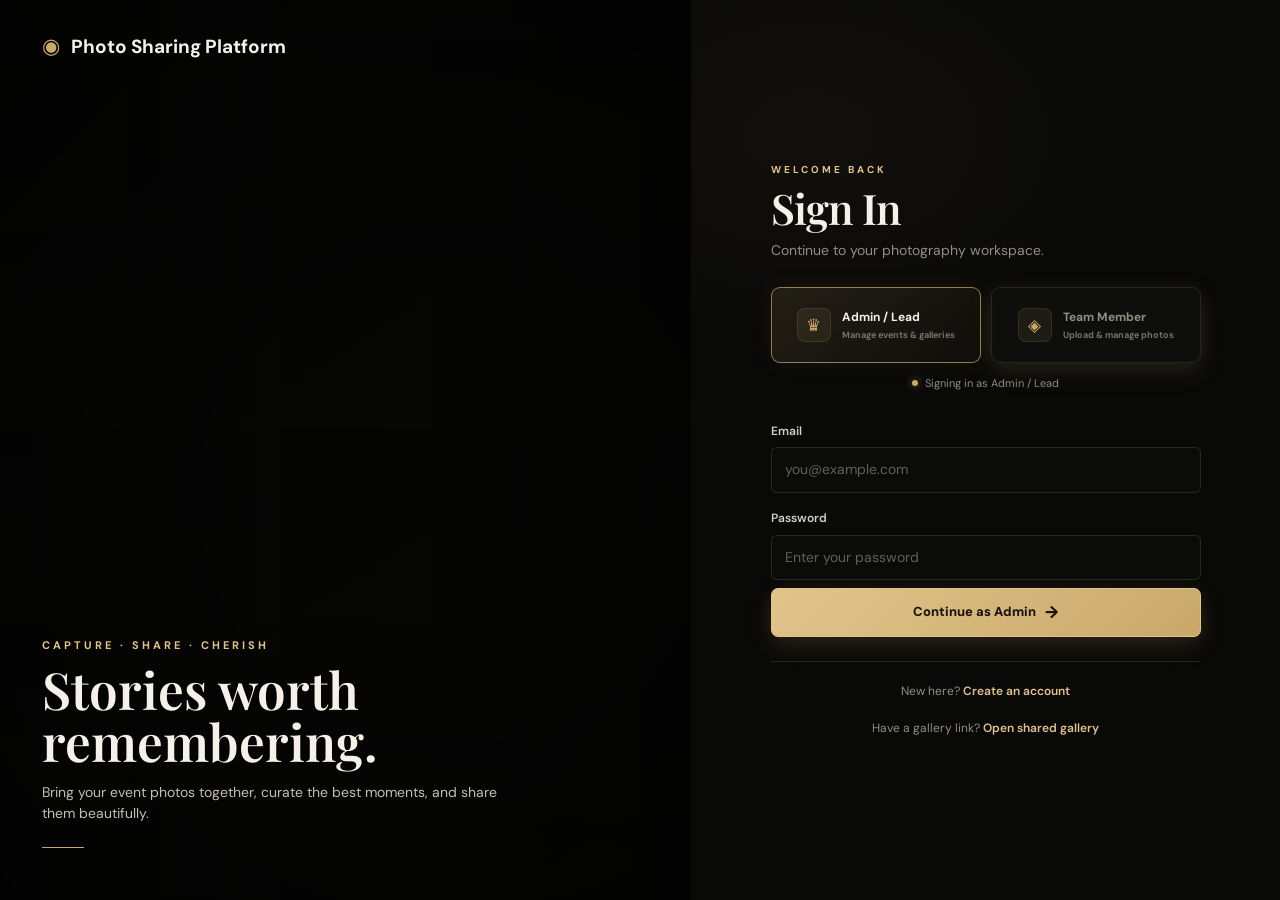
<file: backend/src/main/resources/static/index.html>
<!DOCTYPE html>
<html lang="en">

<head>
    <meta charset="UTF-8">
    <meta name="viewport" content="width=device-width, initial-scale=1.0">
    <title>Sign In · Photo Sharing Platform</title>
    <link rel="stylesheet" href="css/style.css">
</head>

<body>

<div class="auth-page">

    <!-- LEFT VISUAL -->
    <div class="auth-visual">

        <div class="auth-brand">
            <span>◉</span>
            Photo Sharing Platform
        </div>

        <div class="auth-copy">
            <div class="eyebrow">
                Capture · Share · Cherish
            </div>

            <h2>
                Stories worth<br>
                remembering.
            </h2>

            <p>
                Bring your event photos together,
                curate the best moments,
                and share them beautifully.
            </p>

            <span class="line"></span>
        </div>

    </div>


    <!-- LOGIN PANEL -->
    <div class="auth-panel">

        <div class="auth-box">

            <div class="eyebrow">
                Welcome back
            </div>

            <h1>
                Sign In
            </h1>

            <p class="subtitle">
                Continue to your photography workspace.
            </p>


            <!-- ROLE SELECTOR -->
            <div
                    class="role-tabs"
                    aria-label="Choose account type"
            >

                <!-- ADMIN -->
                <button
                        type="button"
                        class="role-tab active"
                        id="adminTab"
                        onclick="selectRole('ADMIN')"
                >

                    <span class="role-icon">
                        ♛
                    </span>

                    <span>

                        <strong>
                            Admin / Lead
                        </strong>

                        <small>
                            Manage events & galleries
                        </small>

                    </span>

                </button>


                <!-- TEAM MEMBER -->
                <button
                        type="button"
                        class="role-tab"
                        id="memberTab"
                        onclick="selectRole('TEAM_MEMBER')"
                >

                    <span class="role-icon">
                        ◈
                    </span>

                    <span>

                        <strong>
                            Team Member
                        </strong>

                        <small>
                            Upload & manage photos
                        </small>

                    </span>

                </button>

            </div>


            <!-- SELECTED ROLE -->
            <div class="selected-role">

                <span class="status-dot"></span>

                <span id="selectedRoleText">
                    Signing in as Admin / Lead
                </span>

            </div>


            <!-- ALERT -->
            <div
                    id="alert"
                    class="alert error"
                    style="display:none;"
            ></div>


            <!-- LOGIN FORM -->
            <form
                    id="loginForm"
                    class="auth-form"
            >

                <label for="email">
                    Email
                </label>

                <input
                        type="email"
                        id="email"
                        required
                        placeholder="you@example.com"
                        autocomplete="email"
                >


                <label for="password">
                    Password
                </label>

                <input
                        type="password"
                        id="password"
                        required
                        placeholder="Enter your password"
                        autocomplete="current-password"
                >


                <button
                        type="submit"
                        class="login-button"
                        id="loginButton"
                >

                    <span id="loginButtonText">
                        Continue as Admin
                    </span>

                    <span class="arrow">
                        →
                    </span>

                </button>

            </form>


            <!-- FOOTER -->
            <div class="auth-footer">

                New here?
                <a href="register.html">
                    Create an account
                </a>

                <br>
                <br>

                Have a gallery link?
                <a href="gallery.html">
                    Open shared gallery
                </a>

            </div>

        </div>

    </div>

</div>


<script src="js/api.js"></script>

<script>

    // Default role
    let selectedRole = "ADMIN";


    // =========================================================
    // ROLE SELECT
    // =========================================================

    function selectRole(role) {

        selectedRole = role;

        const adminTab =
            document.getElementById("adminTab");

        const memberTab =
            document.getElementById("memberTab");

        const roleText =
            document.getElementById("selectedRoleText");

        const buttonText =
            document.getElementById("loginButtonText");


        // Remove active state
        adminTab.classList.remove("active");
        memberTab.classList.remove("active");


        if (role === "ADMIN") {

            adminTab.classList.add("active");

            roleText.textContent =
                "Signing in as Admin / Lead";

            buttonText.textContent =
                "Continue as Admin";

        } else {

            memberTab.classList.add("active");

            roleText.textContent =
                "Signing in as Team Member";

            buttonText.textContent =
                "Continue as Team Member";
        }
    }


    // =========================================================
    // LOGIN
    // =========================================================

    document
        .getElementById("loginForm")
        .addEventListener("submit", async (e) => {

            e.preventDefault();

            hideAlert("alert");


            const email =
                document
                    .getElementById("email")
                    .value
                    .trim();


            const password =
                document
                    .getElementById("password")
                    .value;


            try {

                /*
                 * IMPORTANT:
                 *
                 * Selected role is now sent to backend.
                 *
                 * Backend will verify:
                 *
                 * Admin account + ADMIN tab
                 *        -> allowed
                 *
                 * Admin account + TEAM_MEMBER tab
                 *        -> rejected
                 *
                 * Team Member account + TEAM_MEMBER tab
                 *        -> allowed
                 *
                 * Team Member account + ADMIN tab
                 *        -> rejected
                 */

                const data =
                    await apiRequest(
                        "/api/auth/login",
                        {
                            method: "POST",

                            body: {
                                email: email,
                                password: password,
                                role: selectedRole
                            }
                        }
                    );


                // Save authenticated session
                Auth.setSession(
                    data.token,
                    {
                        id: data.userId,
                        name: data.name,
                        email: data.email,
                        role: data.role
                    }
                );


                // Redirect based on verified backend role
                if (data.role === "ADMIN") {

                    window.location.href =
                        "admin-dashboard.html";

                } else if (
                    data.role === "TEAM_MEMBER"
                ) {

                    window.location.href =
                        "team-dashboard.html";

                } else {

                    Auth.clear();

                    showAlert(
                        "alert",
                        "Invalid account role."
                    );
                }

            } catch (err) {

                showAlert(
                    "alert",
                    err.message
                );
            }

        });

</script>

</body>
</html>
</file>
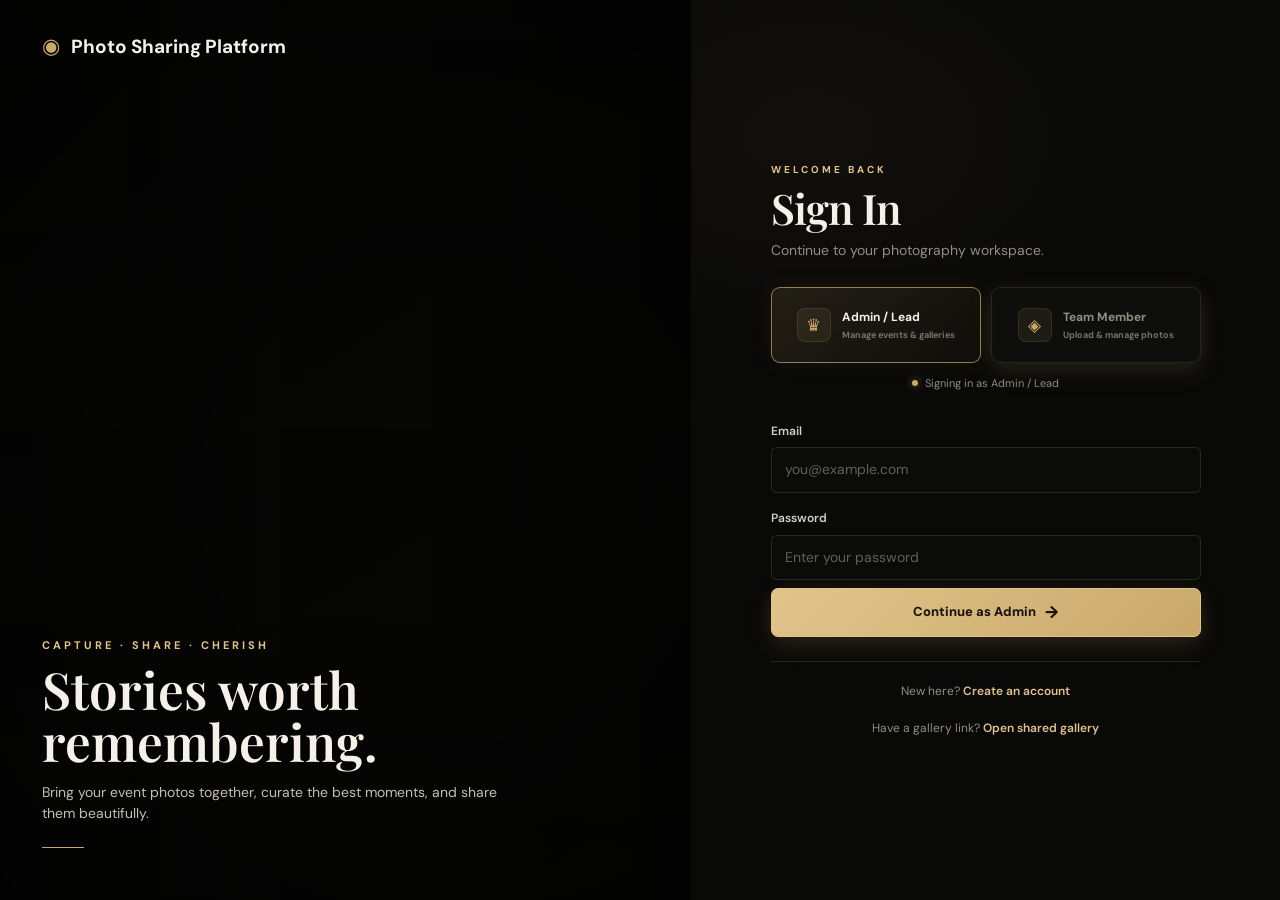
<file: backend/src/main/resources/static/admin-dashboard.html>
<!DOCTYPE html>
<html lang="en">
<head>
<meta charset="UTF-8">
<meta name="viewport" content="width=device-width, initial-scale=1.0">
<title>Admin Dashboard · Photo Sharing Platform</title>
<link rel="stylesheet" href="css/style.css">
</head>
<body>
<div class="topbar">
  <div class="brand"><span class="brand-icon">◉</span> Photo Sharing Platform</div>
  <div class="user-info">
    <span id="userName"></span>
    <span class="badge admin">ADMIN</span>
    <button class="secondary small" onclick="logout()">Log out</button>
  </div>
</div>

<div class="container">
  <div id="eventListView">
    <div class="page-head">
      <div>
        <h1>Your Events</h1>
        <p class="subtitle">Create an event, add your team, and publish a gallery once photos are selected.</p>
      </div>
      <button type="button" onclick="document.getElementById('eventName').focus()">＋ Create New Event</button>
    </div>

    <div class="card">
      <h2>Create New Event</h2>
      <p class="subtitle" style="margin:6px 0 18px;">Start a new collection for your next story.</p>
      <div id="createAlert" class="alert error" style="display:none;"></div>
      <form id="createEventForm">
        <div>
          <label for="eventName">Event Name</label>
          <input type="text" id="eventName" required placeholder="e.g. Arjun & Priya Wedding">
        </div>
        <button type="submit">Create Event</button>
      </form>
    </div>

    <div style="margin-top:18px;">
      <h2 style="margin-bottom:12px;">Existing Events</h2>
      <div id="eventsContainer"></div>
    </div>
  </div>

  <div id="eventDetailView" style="display:none;">
    <button class="secondary small" onclick="backToList()">← Back to events</button>
    <h1 id="detailEventName"></h1>

    <div class="tabs">
      <button class="tab active" data-tab="members" onclick="switchTab('members')">Team Members</button>
      <button class="tab" data-tab="photos" onclick="switchTab('photos')">Review Photos</button>
      <button class="tab" data-tab="publish" onclick="switchTab('publish')">Publish Gallery</button>
    </div>

    <div id="tab-members" class="card">
      <h2>Team Members</h2>
      <p class="subtitle" style="margin:6px 0 18px;">Add registered team members to this event.</p>
      <div id="memberAlert" class="alert error" style="display:none;"></div>
      <form id="addMemberForm">
        <div>
          <label for="memberEmail">Team member's registered email</label>
          <input type="email" id="memberEmail" required placeholder="member@example.com">
        </div>
        <button type="submit">Add Member</button>
      </form>
      <table style="margin-top:18px;">
        <thead><tr><th>Name</th><th>Email</th></tr></thead>
        <tbody id="membersTableBody"></tbody>
      </table>
    </div>

    <div id="tab-photos" class="card" style="display:none;">
      <h2>Review &amp; Select Photos</h2>
      <p class="subtitle" id="photoCounts" style="margin:6px 0 18px;"></p>
      <div id="photoAlert" class="alert error" style="display:none;"></div>
      <div>
        <button class="secondary small" onclick="bulkSelect(true)">Select All</button>
        <button class="secondary small" onclick="bulkSelect(false)">Deselect All</button>
        <button class="small" onclick="saveSelection()">Save Selection</button>
      </div>
      <div id="photosGrid" style="margin-top:16px;"></div>
    </div>

    <div id="tab-publish" class="card" style="display:none;">
      <h2>Publish Gallery</h2>
      <p class="subtitle" style="margin:6px 0 18px;">Create a private customer gallery with a shareable link and PIN.</p>
      <div id="publishAlert" class="alert error" style="display:none;"></div>
      <label for="customPin">Custom PIN (optional, 4–8 digits)</label>
      <input type="text" id="customPin" placeholder="Leave blank to auto-generate">
      <button onclick="publishGallery()" style="margin-top:12px;">Publish Gallery</button>
      <div id="publishResult" style="display:none;" class="credential-box">
        <strong>Gallery published successfully.</strong><br><br>
        Link: <code id="resultLink"></code><br>
        PIN: <code id="resultPin"></code>
      </div>
    </div>
  </div>
</div>

<script src="js/api.js"></script>
<script src="js/admin.js"></script>
<script>
    document.addEventListener("click", function (e) {

        const image = e.target.closest("#photosGrid .photo-card img");

        if (!image) return;

        // Don't open preview when clicking checkbox
        if (e.target.type === "checkbox") return;

        const overlay = document.createElement("div");
        overlay.className = "photo-lightbox";

        const closeButton = document.createElement("button");
        closeButton.className = "photo-lightbox-close";
        closeButton.innerHTML = "&times;";
        closeButton.setAttribute("aria-label", "Close preview");

        const largeImage = document.createElement("img");
        largeImage.src = image.src;
        largeImage.alt = image.alt || "Photo preview";

        overlay.appendChild(largeImage);
        overlay.appendChild(closeButton);

        document.body.appendChild(overlay);

        document.body.style.overflow = "hidden";

        function closePreview() {
            overlay.remove();
            document.body.style.overflow = "";
        }

        closeButton.addEventListener("click", closePreview);

        overlay.addEventListener("click", function (event) {
            if (event.target === overlay) {
                closePreview();
            }
        });

        document.addEventListener("keydown", function escHandler(event) {
            if (event.key === "Escape") {
                closePreview();
                document.removeEventListener("keydown", escHandler);
            }
        });
    });
</script>
</body>
</html>
</file>
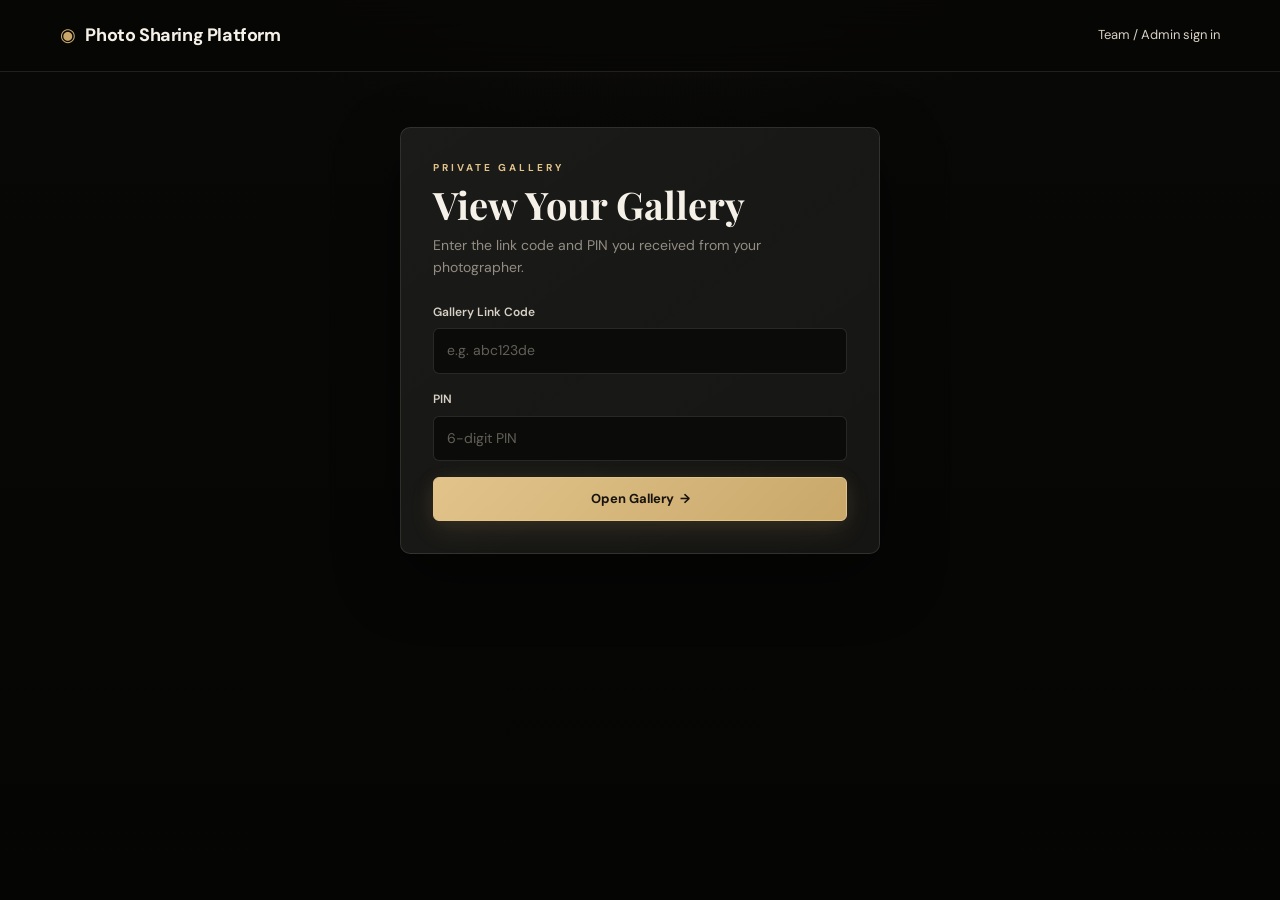
<file: backend/src/main/resources/static/gallery.html>
<!DOCTYPE html>
<html lang="en">
<head>
<meta charset="UTF-8">
<meta name="viewport" content="width=device-width, initial-scale=1.0">
<title>Gallery · Photo Sharing Platform</title>
<link rel="stylesheet" href="css/style.css">
</head>
<body>
<div class="topbar">
  <div class="brand"><span class="brand-icon">◉</span> Photo Sharing Platform</div>
  <div class="user-info"><a href="index.html">Team / Admin sign in</a></div>
</div>

<div class="container">
  <div id="pinView" class="narrow">
    <div class="card">
      <div class="eyebrow" style="color:var(--gold2);font-size:10px;font-weight:700;letter-spacing:3px;text-transform:uppercase;">Private gallery</div>
      <h1 style="margin-top:8px;">View Your Gallery</h1>
      <p class="subtitle" style="margin:10px 0 24px;">Enter the link code and PIN you received from your photographer.</p>

      <div id="pinAlert" class="alert error" style="display:none;"></div>

      <label for="linkCode">Gallery Link Code</label>
      <input type="text" id="linkCode" placeholder="e.g. abc123de">

      <label for="pin" style="margin-top:16px;">PIN</label>
      <input type="text" id="pin" placeholder="6-digit PIN" inputmode="numeric">

      <button style="width:100%;margin-top:16px;" onclick="viewGallery()">Open Gallery&nbsp; →</button>
    </div>
  </div>

  <div id="galleryView" style="display:none;">
    <h1 id="galleryTitle"></h1>
    <p class="subtitle" id="galleryCount"></p>
    <div id="galleryGrid"></div>
  </div>
</div>

<script src="js/api.js"></script>
<script src="js/gallery.js"></script>
</body>
</html>
</file>
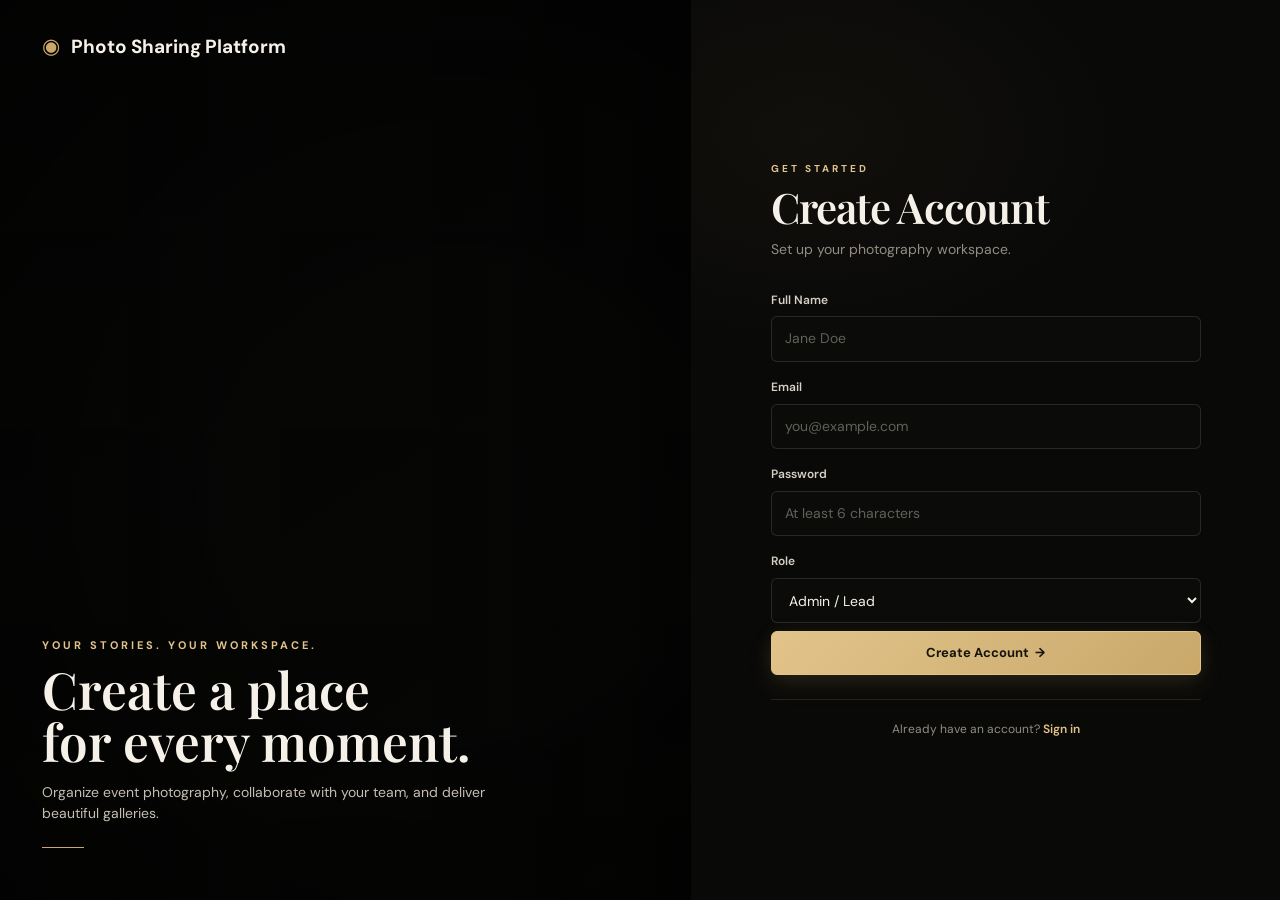
<file: backend/src/main/resources/static/register.html>
<!DOCTYPE html>
<html lang="en">
<head>
<meta charset="UTF-8">
<meta name="viewport" content="width=device-width, initial-scale=1.0">
<title>Create Account · Photo Sharing Platform</title>
<link rel="stylesheet" href="css/style.css">
</head>
<body>
<div class="auth-page">
  <div class="auth-visual">
    <div class="auth-brand"><span>◉</span> Photo Sharing Platform</div>
    <div class="auth-copy">
      <div class="eyebrow">Your stories. Your workspace.</div>
      <h2>Create a place<br>for every moment.</h2>
      <p>Organize event photography, collaborate with your team, and deliver beautiful galleries.</p>
      <span class="line"></span>
    </div>
  </div>

  <div class="auth-panel">
    <div class="auth-box">
      <div class="eyebrow">Get started</div>
      <h1>Create Account</h1>
      <p class="subtitle">Set up your photography workspace.</p>

      <div id="alert" class="alert error" style="display:none;"></div>

      <form id="registerForm" class="auth-form">
        <label for="name">Full Name</label>
        <input type="text" id="name" required placeholder="Jane Doe">

        <label for="email">Email</label>
        <input type="email" id="email" required placeholder="you@example.com">

        <label for="password">Password</label>
        <input type="password" id="password" required minlength="6" placeholder="At least 6 characters">

        <label for="role">Role</label>
        <select id="role">
          <option value="ADMIN">Admin / Lead</option>
          <option value="TEAM_MEMBER">Team Member</option>
        </select>

        <button type="submit" style="width:100%;">Create Account&nbsp; →</button>
      </form>

      <div class="auth-footer">
        Already have an account? <a href="index.html">Sign in</a>
      </div>
    </div>
  </div>
</div>

<script src="js/api.js"></script>
<script>
document.getElementById("registerForm").addEventListener("submit", async (e) => {
  e.preventDefault();
  hideAlert("alert");
  const name = document.getElementById("name").value.trim();
  const email = document.getElementById("email").value.trim();
  const password = document.getElementById("password").value;
  const role = document.getElementById("role").value;
  try {
    const data = await apiRequest("/api/auth/register", { method:"POST", body:{ name, email, password, role } });
    Auth.setSession(data.token, { id:data.userId, name:data.name, email:data.email, role:data.role });
    window.location.href = data.role === "ADMIN" ? "admin-dashboard.html" : "team-dashboard.html";
  } catch (err) {
    showAlert("alert", err.message);
  }
});
</script>
</body>
</html>
</file>
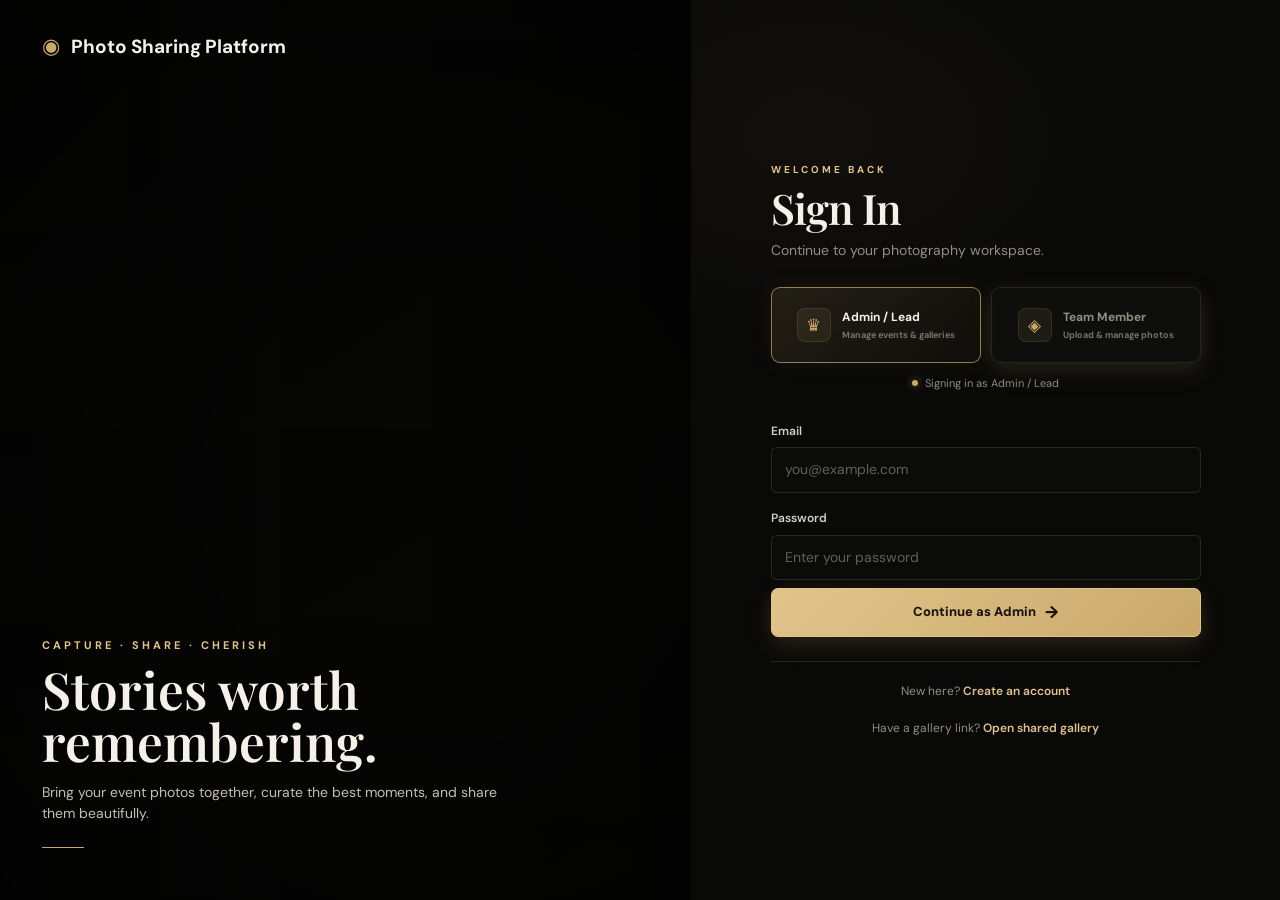
<file: backend/src/main/resources/static/team-dashboard.html>
<!DOCTYPE html>
<html lang="en">
<head>
<meta charset="UTF-8">
<meta name="viewport" content="width=device-width, initial-scale=1.0">
<title>Team Dashboard · Photo Sharing Platform</title>
<link rel="stylesheet" href="css/style.css">
</head>
<body>
<div class="topbar">
  <div class="brand"><span class="brand-icon">◉</span> Photo Sharing Platform</div>
  <div class="user-info">
    <span id="userName"></span>
    <span class="badge member">TEAM MEMBER</span>
    <button class="secondary small" onclick="logout()">Log out</button>
  </div>
</div>

<div class="container">
  <div id="eventListView">
    <div class="page-head">
      <div>
        <h1>Your Assigned Events</h1>
        <p class="subtitle">Select an event to upload your photos.</p>
      </div>
    </div>
    <div id="eventsContainer"></div>
  </div>

  <div id="eventDetailView" style="display:none;">
    <button class="secondary small" onclick="backToList()">← Back to events</button>
    <h1 id="detailEventName"></h1>

    <div class="card">
      <h2>Upload Photos</h2>
      <p class="subtitle" style="margin:6px 0 18px;">JPEG, PNG or WEBP · up to 25MB each</p>
      <div id="uploadAlert" class="alert error" style="display:none;"></div>
      <label for="photoFiles">Choose photos</label>
      <input type="file" id="photoFiles" multiple accept="image/*">
      <button onclick="uploadPhotos()" style="margin-top:12px;">Upload Photos</button>
    </div>

    <div class="card">
      <h2>My Uploads</h2>
      <p class="subtitle" style="margin:6px 0 18px;">Photos uploaded to this event.</p>
      <div id="photosGrid"></div>
    </div>
  </div>
</div>

<script src="js/api.js"></script>
<script src="js/team.js"></script>
</body>
</html>
</file>
<file: backend/src/main/resources/static/css/style.css>
@import url('https://fonts.googleapis.com/css2?family=DM+Sans:wght@400;500;600;700&family=Playfair+Display:wght@500;600;700&display=swap');

:root{
  --bg:#070706;
  --bg2:#0b0b0a;
  --panel:#11110f;
  --panel2:#151512;
  --text:#f6f1e8;
  --soft:#d7d0c4;
  --muted:#938d82;
  --gold:#c9a86a;
  --gold2:#e2c48b;
  --line:rgba(246,241,232,.11);
  --line2:rgba(201,168,106,.34);
  --green:#94bba0;
  --red:#d99292;
  --shadow:0 22px 65px rgba(0,0,0,.42);
}

*{box-sizing:border-box;margin:0;padding:0}
html{scroll-behavior:smooth}
body{
  min-height:100vh;
  color:var(--text);
  background:
    radial-gradient(900px 500px at 50% -20%,rgba(201,168,106,.075),transparent 65%),
    linear-gradient(180deg,#080807,#050504);
  font-family:"DM Sans",system-ui,sans-serif;
  line-height:1.55;
  -webkit-font-smoothing:antialiased;
}
a{color:var(--soft);text-decoration:none;transition:.2s ease}
a:hover{color:var(--gold2)}
button,input,select,textarea{font:inherit}
button{cursor:pointer}

.container{
  width:min(1160px,calc(100% - 48px));
  margin-inline:auto;
}
.narrow{width:min(480px,calc(100% - 32px));margin-inline:auto}

/* TOP BAR */
.topbar{
  position:sticky;
  top:0;
  z-index:100;
  min-height:72px;
  display:flex;
  align-items:center;
  justify-content:space-between;
  padding:0 max(24px,calc((100% - 1160px)/2));
  background:rgba(7,7,6,.91);
  border-bottom:1px solid var(--line);
  backdrop-filter:blur(18px);
  -webkit-backdrop-filter:blur(18px);
}
.brand{
  display:flex;
  align-items:center;
  gap:10px;
  color:var(--text);
  font-size:18px;
  font-weight:700;
  letter-spacing:-.4px;
}
.brand .brand-icon{color:var(--gold);font-size:18px}
.user-info{display:flex;align-items:center;gap:10px;color:var(--soft);font-size:13px}


/* =========================================================
   LOGIN ROLE SELECTOR
   ========================================================= */

.role-tabs{
  display:grid;
  grid-template-columns:1fr 1fr;
  gap:10px;
  margin-top:25px;
}

.role-tab{
  min-height:76px;
  padding:13px;
  display:flex;
  align-items:center;
  gap:11px;
  text-align:left;
  color:#938d82;
  background:rgba(255,255,255,.025);
  border:1px solid rgba(246,241,232,.10);
  border-radius:9px;
  cursor:pointer;
  transition:.25s ease;
}

.role-tab:hover{
  color:#f6f1e8;
  border-color:rgba(201,168,106,.40);
  background:rgba(201,168,106,.045);
}

.role-tab.active{
  color:#f6f1e8;
  border-color:rgba(201,168,106,.70);
  background:linear-gradient(135deg,rgba(201,168,106,.13),rgba(201,168,106,.035));
  box-shadow:0 0 24px rgba(201,168,106,.07);
}

.role-icon{
  width:34px;
  height:34px;
  flex-shrink:0;
  display:flex;
  align-items:center;
  justify-content:center;
  color:#c9a86a;
  background:rgba(201,168,106,.09);
  border:1px solid rgba(201,168,106,.14);
  border-radius:8px;
  font-size:17px;
}

.role-tab strong{
  display:block;
  margin-bottom:3px;
  color:inherit;
  font-size:12px;
  font-weight:700;
}

.role-tab small{
  display:block;
  color:#77736b;
  font-size:9px;
  line-height:1.3;
}

.selected-role{
  display:flex;
  align-items:center;
  justify-content:center;
  gap:7px;
  margin-top:12px;
  color:#8f8a81;
  font-size:11px;
}

.status-dot{
  width:6px;
  height:6px;
  border-radius:50%;
  background:#c9a86a;
  box-shadow:0 0 9px rgba(201,168,106,.65);
}

.login-button{
  width:100% !important;
  display:flex !important;
  align-items:center;
  justify-content:center;
  gap:9px;
  min-height:46px !important;
  color:#17130d !important;
  background:linear-gradient(135deg,#e2c48b,#c9a86a) !important;
  border:1px solid #e2c48b !important;
  border-radius:7px !important;
  font-weight:800 !important;
  box-shadow:0 9px 25px rgba(201,168,106,.15),0 0 20px rgba(201,168,106,.06) !important;
  transition:.22s ease !important;
}

.login-button:hover{
  transform:translateY(-2px) !important;
  filter:brightness(1.06);
  box-shadow:0 13px 34px rgba(201,168,106,.24),0 0 30px rgba(201,168,106,.10) !important;
}

.login-button .arrow{
  font-size:17px;
  transition:.2s ease;
}

.login-button:hover .arrow{
  transform:translateX(4px);
}

@media(max-width:520px){
  .role-tabs{
    grid-template-columns:1fr;
  }

  .role-tab{
    min-height:65px;
  }
}

/* AUTH */
.auth-page{
  min-height:100vh;
  display:grid;
  grid-template-columns:minmax(0,1.08fr) minmax(420px,.92fr);
  background:#060605;
}
.auth-visual{
  position:relative;
  min-height:100vh;
  overflow:hidden;
  background:
    linear-gradient(90deg,rgba(5,5,4,.35),rgba(5,5,4,.72)),
    linear-gradient(180deg,rgba(5,5,4,.05),rgba(5,5,4,.82)),
    url("https://images.unsplash.com/photo-1516035069371-29a1b244cc32?auto=format&fit=crop&w=1800&q=85")
    center/cover no-repeat;
}
.auth-visual::after{
  content:"";
  position:absolute;
  inset:0;
  background:
    radial-gradient(circle at 65% 55%,transparent 0,rgba(0,0,0,.08) 35%,rgba(0,0,0,.60) 100%),
    linear-gradient(90deg,transparent 65%,rgba(0,0,0,.38));
  pointer-events:none;
}
.auth-brand{
  position:absolute;
  top:30px;
  left:42px;
  z-index:2;
  display:flex;
  align-items:center;
  gap:11px;
  font-size:19px;
  font-weight:700;
}
.auth-brand span{color:var(--gold);font-size:21px}
.auth-copy{
  position:absolute;
  left:42px;
  bottom:52px;
  z-index:2;
  max-width:470px;
}
.auth-copy .eyebrow{
  color:var(--gold2);
  font-size:11px;
  font-weight:700;
  letter-spacing:3px;
  text-transform:uppercase;
}
.auth-copy h2{
  margin-top:9px;
  font-family:"Playfair Display",Georgia,serif;
  font-size:clamp(35px,4vw,55px);
  line-height:1.02;
  font-weight:600;
}
.auth-copy p{
  margin-top:14px;
  color:#c5beb3;
  font-size:14px;
}
.auth-copy .line{
  display:block;
  width:42px;
  height:1px;
  margin-top:22px;
  background:var(--gold);
}

.auth-panel{
  display:flex;
  align-items:center;
  justify-content:center;
  padding:55px 42px;
  background:
    radial-gradient(450px 300px at 20% 15%,rgba(201,168,106,.045),transparent 70%),
    #090908;
}
.auth-box{
  width:min(430px,100%);
}
.auth-box .eyebrow{
  color:var(--gold2);
  font-size:10px;
  font-weight:700;
  letter-spacing:3px;
  text-transform:uppercase;
}
.auth-box h1{
  margin-top:8px;
  font-family:"Playfair Display",Georgia,serif;
  font-size:42px;
  line-height:1.05;
  font-weight:600;
  letter-spacing:-1px;
}
.auth-box .subtitle{
  margin-top:10px;
  color:var(--muted);
  font-size:14px;
}
.auth-form{
  margin-top:30px;
}
.auth-form label{margin-top:16px}
.auth-form label:first-child{margin-top:0}
.auth-form button{margin-top:8px}
.auth-footer{
  margin-top:24px;
  padding-top:20px;
  border-top:1px solid var(--line);
  color:var(--muted);
  text-align:center;
  font-size:12px;
}
.auth-footer a{color:var(--gold2);font-weight:600}

/* HEADERS */
.page-head{
  display:flex;
  align-items:flex-end;
  justify-content:space-between;
  gap:25px;
  padding:58px 0 25px;
}
.page-head h1{
  font-family:"Playfair Display",Georgia,serif;
  font-size:48px;
  line-height:1.05;
  font-weight:600;
  letter-spacing:-1.4px;
}
.page-head .subtitle{margin-top:9px}

/* TYPOGRAPHY */
h2{
  color:var(--text);
  font-family:"Playfair Display",Georgia,serif;
  font-size:24px;
  font-weight:600;
}
h3{color:var(--text)}
.subtitle{color:var(--muted);font-size:14px}

/* CARDS */
.card{
  position:relative;
  min-width:0;
  padding:24px;
  background:
    linear-gradient(145deg,rgba(255,255,255,.045),rgba(255,255,255,.014)),
    var(--panel);
  border:1px solid var(--line);
  border-radius:10px;
  box-shadow:var(--shadow);
  transition:.25s ease;
}
.card:hover{
  border-color:rgba(201,168,106,.24);
  box-shadow:0 26px 72px rgba(0,0,0,.46),0 0 28px rgba(201,168,106,.055);
}
.card + .card{margin-top:16px}

/* FORM */
label{
  display:block;
  margin-bottom:7px;
  color:var(--soft);
  font-size:12px;
  font-weight:600;
}
input,select,textarea{
  width:100%;
  min-height:45px;
  padding:11px 13px;
  color:var(--text);
  background:#0b0b0a;
  border:1px solid rgba(246,241,232,.12);
  border-radius:6px;
  outline:none;
  font-size:14px;
  transition:.2s ease;
}
input::placeholder,textarea::placeholder{color:#625f58}
input:focus,select:focus,textarea:focus{
  border-color:var(--gold);
  box-shadow:0 0 0 2px rgba(201,168,106,.08),0 0 24px rgba(201,168,106,.07);
  background:#0f0f0d;
}
textarea{min-height:115px;resize:vertical}
.form-group{margin-bottom:17px}

/* BUTTONS */
button,.btn{
  display:inline-flex;
  align-items:center;
  justify-content:center;
  min-height:44px;
  padding:10px 18px;
  color:#17130d;
  background:linear-gradient(135deg,var(--gold2),var(--gold));
  border:1px solid var(--gold2);
  border-radius:6px;
  font-size:13px;
  font-weight:700;
  box-shadow:0 9px 25px rgba(201,168,106,.13),0 0 20px rgba(201,168,106,.07);
  transition:.22s ease;
}
button:hover,.btn:hover{
  transform:translateY(-2px);
  filter:brightness(1.07);
  box-shadow:0 13px 34px rgba(201,168,106,.20),0 0 28px rgba(201,168,106,.11);
}
button.secondary,.btn.secondary{
  color:var(--soft);
  background:rgba(255,255,255,.025);
  border-color:rgba(246,241,232,.16);
  box-shadow:none;
}
button.secondary:hover,.btn.secondary:hover{
  color:var(--text);
  background:rgba(201,168,106,.06);
  border-color:rgba(201,168,106,.38);
}
button.small,.btn.small{min-height:38px;padding:8px 13px;font-size:12px}
button:disabled{opacity:.45;cursor:not-allowed;transform:none}

/* EVENTS */
#eventsContainer{display:grid;gap:14px}
#eventsContainer > .card{
  margin:0 !important;
  min-height:112px;
  display:flex !important;
  align-items:center !important;
  justify-content:space-between !important;
  gap:22px;
  cursor:pointer;
}
#eventsContainer > .card > div{min-width:0}
#eventsContainer > .card h2{margin:0 0 5px !important}
#eventsContainer > .card span{color:var(--muted) !important;font-size:12px !important}

/* DETAIL */
#eventDetailView > h1{
  margin:14px 0 24px !important;
  font-family:"Playfair Display",Georgia,serif;
  font-size:46px;
  line-height:1.05;
}
#eventDetailView > .tabs{margin-bottom:16px}
#eventDetailView > .card{margin-top:0}

#tab-members form,
#tab-members form[style],
#createEventForm,
#addMemberForm{
  display:grid !important;
  grid-template-columns:minmax(0,1fr) auto;
  align-items:end;
  gap:12px !important;
}
#createEventForm > div,
#addMemberForm > div{min-width:0}

#tab-photos > div[style]{
  display:flex;
  flex-wrap:wrap;
  gap:8px;
  margin-bottom:14px !important;
}

/* =========================================================
   ADMIN PHOTO REVIEW - PREMIUM THUMBNAILS
   ========================================================= */

#photosGrid {
    display: grid;
    grid-template-columns: repeat(4, minmax(0, 1fr));
    gap: 16px;
    margin-top: 18px;
}

/* Photo card */
#photosGrid .photo-card {
    position: relative;
    height: 190px;

    overflow: hidden;

    background: #0d0d0c;

    border: 1px solid rgba(201, 168, 106, 0.15);
    border-radius: 9px;

    cursor: zoom-in;

    box-shadow:
        0 12px 30px rgba(0, 0, 0, 0.35);

    transition:
        transform 0.3s ease,
        border-color 0.3s ease,
        box-shadow 0.3s ease;
}

/* Thumbnail */
#photosGrid .photo-card img {
    display: block;

    width: 100%;
    height: 100%;

    object-fit: cover;

    transition:
        transform 0.45s ease,
        filter 0.3s ease;
}

/* Hover */
#photosGrid .photo-card:hover {
    transform: translateY(-5px);

    border-color:
        rgba(201, 168, 106, 0.45);

    box-shadow:
        0 18px 40px rgba(0, 0, 0, 0.5),
        0 0 28px rgba(201, 168, 106, 0.10);
}

#photosGrid .photo-card:hover img {
    transform: scale(1.06);

    filter: brightness(1.08);
}


/* =========================================================
   IMAGE CHECKBOX
   ========================================================= */

#photosGrid .photo-card input[type="checkbox"] {
    position: absolute;

    top: 12px;
    left: 12px;

    z-index: 10;

    width: 22px;
    height: 22px;

    margin: 0;

    cursor: pointer;

    accent-color: #c9a86a;
}


/* =========================================================
   SELECTED PHOTO
   ========================================================= */

#photosGrid .photo-card:has(input[type="checkbox"]:checked) {
    border-color: #c9a86a;

    box-shadow:
        0 0 0 1px rgba(201, 168, 106, 0.4),
        0 15px 40px rgba(0, 0, 0, 0.45),
        0 0 30px rgba(201, 168, 106, 0.12);
}


/* =========================================================
   FULL SCREEN IMAGE PREVIEW
   ========================================================= */

.photo-lightbox {
    position: fixed;

    inset: 0;

    z-index: 99999;

    display: flex;

    align-items: center;
    justify-content: center;

    padding: 35px;

    background:
        rgba(0, 0, 0, 0.88);

    backdrop-filter: blur(12px);
    -webkit-backdrop-filter: blur(12px);
}


/* Large image */
.photo-lightbox img {
    display: block;

    max-width: min(1100px, 90vw);
    max-height: 85vh;

    width: auto;
    height: auto;

    object-fit: contain;

    border-radius: 8px;

    border:
        1px solid rgba(201, 168, 106, 0.35);

    box-shadow:
        0 30px 100px rgba(0, 0, 0, 0.75),
        0 0 45px rgba(201, 168, 106, 0.10);
}


/* Close button */
.photo-lightbox-close {
    position: fixed;

    top: 24px;
    right: 28px;

    z-index: 100000;

    width: 44px;
    height: 44px;

    padding: 0;

    display: flex;

    align-items: center;
    justify-content: center;

    color: #f6f1e8;

    background:
        rgba(20, 20, 18, 0.85);

    border:
        1px solid rgba(201, 168, 106, 0.35);

    border-radius: 50%;

    font-size: 22px;

    cursor: pointer;

    box-shadow:
        0 0 25px rgba(201, 168, 106, 0.10);

    transition: 0.25s ease;
}

.photo-lightbox-close:hover {
    color: #17130d;

    background: #e2c48b;

    border-color: #e2c48b;

    transform: rotate(90deg);

    box-shadow:
        0 0 30px rgba(201, 168, 106, 0.25);
}


/* =========================================================
   MOBILE
   ========================================================= */

@media (max-width: 1000px) {

    #photosGrid {
        grid-template-columns:
            repeat(3, minmax(0, 1fr));
    }
}

@media (max-width: 700px) {

    #photosGrid {
        grid-template-columns:
            repeat(2, minmax(0, 1fr));

        gap: 10px;
    }

    #photosGrid .photo-card {
        height: 150px;
    }

    .photo-lightbox {
        padding: 20px;
    }

    .photo-lightbox img {
        max-width: 94vw;
        max-height: 80vh;
    }

    .photo-lightbox-close {
        top: 15px;
        right: 15px;
    }
}

@media (max-width: 430px) {

    #photosGrid {
        grid-template-columns: 1fr 1fr;
    }

    #photosGrid .photo-card {
        height: 135px;
    }
}
/* TEAM UPLOAD */
#photoFiles{
  padding:9px;
}
#photoFiles::file-selector-button{
  margin-right:10px;
  padding:7px 10px;
  color:#18140e;
  background:var(--gold2);
  border:0;
  border-radius:4px;
  font-size:11px;
  font-weight:700;
  cursor:pointer;
}

/* TABLE */
table{
  width:100%;
  border-collapse:separate;
  border-spacing:0;
  overflow:hidden;
  background:#0e0e0d;
  border:1px solid var(--line);
  border-radius:7px;
}
th{
  padding:12px 14px;
  color:var(--gold2);
  background:rgba(201,168,106,.055);
  border-bottom:1px solid var(--line);
  text-align:left;
  font-size:10px;
  letter-spacing:.8px;
  text-transform:uppercase;
}
td{
  padding:13px 14px;
  color:var(--soft);
  border-top:1px solid rgba(246,241,232,.045);
  font-size:13px;
}
tbody tr:hover{background:rgba(201,168,106,.035)}

/* TABS */
.tabs{
  display:flex;
  width:max-content;
  max-width:100%;
  gap:4px;
  padding:4px;
  background:#0f0f0e;
  border:1px solid var(--line);
  border-radius:7px;
}
.tab{
  border:0 !important;
  box-shadow:none !important;
  min-height:38px !important;
  padding:8px 14px !important;
  color:#8d8981 !important;
  background:transparent !important;
  border-radius:4px !important;
  transform:none !important;
}
.tab:hover{
  color:var(--text) !important;
  background:rgba(255,255,255,.045) !important;
}
.tab.active{
  color:#16130e !important;
  background:linear-gradient(135deg,var(--gold2),var(--gold)) !important;
}

/* BADGE */
.badge{
  display:inline-flex;
  align-items:center;
  padding:4px 9px;
  color:var(--soft);
  background:rgba(255,255,255,.045);
  border:1px solid var(--line);
  border-radius:999px;
  font-size:10px;
  font-weight:700;
}
.badge.admin,.badge.member{color:var(--gold2);border-color:rgba(201,168,106,.25);background:rgba(201,168,106,.06)}

/* ALERT */
.alert{
  margin:0 0 16px;
  padding:11px 13px;
  color:var(--soft);
  background:rgba(255,255,255,.025);
  border:1px solid var(--line);
  border-radius:6px;
  font-size:13px;
}
.alert.error{
  color:#e1aaaa;
  background:rgba(217,146,146,.055);
  border-color:rgba(217,146,146,.20);
}
.alert.success{
  color:#a8c7b1;
  background:rgba(148,187,160,.055);
  border-color:rgba(148,187,160,.20);
}

/* PUBLISH */
.credential-box{
  margin-top:18px;
  padding:18px;
  color:var(--soft);
  background:linear-gradient(135deg,rgba(201,168,106,.065),rgba(255,255,255,.015));
  border:1px solid rgba(201,168,106,.22);
  border-radius:7px;
  box-shadow:0 18px 45px rgba(0,0,0,.28);
}
.credential-box code{
  display:inline-block;
  max-width:100%;
  margin-top:5px;
  padding:7px 9px;
  color:var(--gold2);
  background:#080807;
  border:1px solid var(--line);
  border-radius:4px;
  word-break:break-all;
  font:12px monospace;
}

/* GALLERY */
#pinView{
  padding-top:55px !important;
}
#pinView .card{
  max-width:500px;
  margin:auto;
  padding:32px;
}
#pinView h1{
  font-family:"Playfair Display",Georgia,serif;
  font-size:38px;
  line-height:1.1;
}
#galleryView{
  padding:55px 0 70px;
}
#galleryView > h1{
  font-family:"Playfair Display",Georgia,serif;
  font-size:50px;
  line-height:1.05;
}
#galleryView > .subtitle{
  margin-top:8px;
}
#galleryGrid{
  display:grid;
  grid-template-columns:repeat(auto-fill,minmax(240px,1fr));
  gap:16px;
  margin-top:25px;
}
#galleryGrid .photo-card{
  overflow:hidden;
  margin:0;
  padding:0;
  border:1px solid var(--line);
  border-radius:7px;
  background:#10100f;
  box-shadow:0 18px 45px rgba(0,0,0,.34);
}
#galleryGrid .photo-card img{
  display:block;
  width:100%;
  aspect-ratio:4/3;
  object-fit:cover;
  transition:transform .5s ease,filter .3s ease;
}
#galleryGrid .photo-card:hover img{
  transform:scale(1.045);
  filter:brightness(1.05);
}

/* EMPTY */
.empty-state{
  padding:48px 20px;
  color:var(--muted);
  text-align:center;
  background:#10100f;
  border:1px dashed rgba(246,241,232,.13);
  border-radius:8px;
}

/* FOOTER */
footer{
  padding:28px 0;
  color:#625f58;
  text-align:center;
  border-top:1px solid var(--line);
  font-size:11px;
}

/* RESPONSIVE */
@media(max-width:900px){
  .auth-page{grid-template-columns:1fr}
  .auth-visual{display:none}
  .auth-panel{min-height:100vh;padding:40px 24px}
  .grid-4{grid-template-columns:repeat(2,minmax(0,1fr))}
  .grid-3{grid-template-columns:repeat(2,minmax(0,1fr))}
}
@media(max-width:650px){
  .container{width:min(100% - 28px,1160px)}
  .topbar{padding:0 14px;min-height:66px}
  .brand{font-size:16px}
  .user-info{font-size:12px}
  .page-head{padding:42px 0 22px;align-items:flex-start;flex-direction:column}
  .page-head h1,#eventDetailView > h1{font-size:38px}
  .grid-2,.grid-3,.grid-4{grid-template-columns:1fr}
  #createEventForm,#addMemberForm,#tab-members form,#tab-members form[style]{
    grid-template-columns:1fr;
    align-items:stretch;
  }
  #eventsContainer > .card{align-items:flex-start !important}
  #eventsContainer > .card button{width:auto}
  #photosGrid{grid-template-columns:repeat(2,minmax(0,1fr))}
  #galleryGrid{grid-template-columns:repeat(2,minmax(0,1fr))}
  #galleryView > h1{font-size:40px}
  .auth-box h1{font-size:38px}
}
@media(max-width:430px){
  #photosGrid,#galleryGrid{grid-template-columns:1fr}
  #pinView .card{padding:23px}
  #pinView h1{font-size:32px}
}
@media(prefers-reduced-motion:reduce){
  *,*::before,*::after{transition-duration:.01ms!important;scroll-behavior:auto!important}
}
/* =========================================================
   TEAM MEMBER PHOTO ACTIONS
   ========================================================= */

.team-photo-info {
    display: flex;
    align-items: center;
    justify-content: space-between;
    gap: 10px;
    padding: 10px 11px;
    background: rgba(10, 10, 9, 0.96);
    border-top: 1px solid rgba(201, 168, 106, 0.12);
}

.team-photo-info .meta {
    min-width: 0;
    color: var(--muted);
    font-size: 11px;
    white-space: nowrap;
    overflow: hidden;
    text-overflow: ellipsis;
}


/* Delete button */

.delete-photo-btn {
    flex-shrink: 0;

    min-height: 30px !important;
    padding: 5px 10px !important;

    color: #e6b0a8 !important;
    background: rgba(217, 146, 146, 0.055) !important;

    border: 1px solid rgba(217, 146, 146, 0.22) !important;
    border-radius: 5px !important;

    font-size: 10px !important;
    font-weight: 700 !important;

    box-shadow: none !important;

    transition:
        background 0.2s ease,
        border-color 0.2s ease,
        color 0.2s ease,
        transform 0.2s ease !important;
}

.delete-photo-btn:hover {
    color: #ffd1ca !important;

    background: rgba(217, 146, 146, 0.12) !important;

    border-color: rgba(217, 146, 146, 0.42) !important;

    transform: translateY(-1px) !important;

    box-shadow:
        0 5px 18px rgba(217, 146, 146, 0.08) !important;
}

.delete-photo-btn:active {
    transform: translateY(0) !important;
}


/* Team member photo card */

#photosGrid .photo-card {
    display: flex;
    flex-direction: column;
    height: auto;
    min-height: 230px;
}

#photosGrid .photo-image-wrapper {
    position: relative;
    height: 190px;
    overflow: hidden;
    background: #0d0d0c;
}

#photosGrid .photo-image-wrapper img {
    width: 100%;
    height: 100%;
    display: block;
    object-fit: cover;
}


/* Mobile */

@media (max-width: 700px) {

    #photosGrid .photo-card {
        min-height: 190px;
    }

    #photosGrid .photo-image-wrapper {
        height: 150px;
    }

    .team-photo-info {
        padding: 8px;
    }

    .delete-photo-btn {
        min-height: 28px !important;
        padding: 4px 8px !important;
        font-size: 9px !important;
    }
}

@media (max-width: 430px) {

    #photosGrid .photo-image-wrapper {
        height: 135px;
    }

    .team-photo-info .meta {
        font-size: 10px;
    }
}
/* =========================================================
   ADMIN PHOTO REVIEW - FINAL ALIGNMENT FIX
   ========================================================= */

#eventDetailView #photosGrid {
    display: grid;
    grid-template-columns: repeat(4, minmax(0, 1fr));
    gap: 14px;
    margin-top: 18px;
    align-items: start;
}

#eventDetailView #photosGrid .photo-card {
    position: relative;
    width: 100%;
    height: 175px;
    min-height: 0;
    display: block;
    overflow: hidden;
    margin: 0;
    padding: 0;
    background: #0d0d0c;
    border: 1px solid rgba(201, 168, 106, 0.15);
    border-radius: 8px;
    cursor: zoom-in;
    box-shadow: 0 10px 25px rgba(0, 0, 0, 0.32);
    transition:
        transform 0.25s ease,
        border-color 0.25s ease,
        box-shadow 0.25s ease;
}

#eventDetailView #photosGrid .photo-card img {
    display: block;
    width: 100%;
    height: 100%;
    object-fit: cover;
    margin: 0;
}

#eventDetailView #photosGrid .photo-card:hover {
    transform: translateY(-3px);
    border-color: rgba(201, 168, 106, 0.45);
    box-shadow:
        0 16px 32px rgba(0, 0, 0, 0.45),
        0 0 22px rgba(201, 168, 106, 0.08);
}

#eventDetailView #photosGrid .photo-card:hover img {
    transform: scale(1.04);
}

/* Checkbox */
#eventDetailView #photosGrid .photo-card input[type="checkbox"] {
    position: absolute;
    top: 10px;
    left: 10px;
    z-index: 20;

    width: 20px;
    height: 20px;
    margin: 0;

    cursor: pointer;
    accent-color: var(--gold);
}

/* Selected photo */
#eventDetailView #photosGrid .photo-card:has(
    input[type="checkbox"]:checked
) {
    border-color: var(--gold);
    box-shadow:
        0 0 0 1px rgba(201, 168, 106, 0.35),
        0 12px 30px rgba(0, 0, 0, 0.42);
}

/* Admin responsive */
@media (max-width: 1000px) {
    #eventDetailView #photosGrid {
        grid-template-columns: repeat(3, minmax(0, 1fr));
    }
}

@media (max-width: 700px) {
    #eventDetailView #photosGrid {
        grid-template-columns: repeat(2, minmax(0, 1fr));
        gap: 10px;
    }

    #eventDetailView #photosGrid .photo-card {
        height: 145px;
    }
}

@media (max-width: 430px) {
    #eventDetailView #photosGrid {
        grid-template-columns: repeat(2, minmax(0, 1fr));
        gap: 8px;
    }

    #eventDetailView #photosGrid .photo-card {
        height: 125px;
    }
}
</file>
